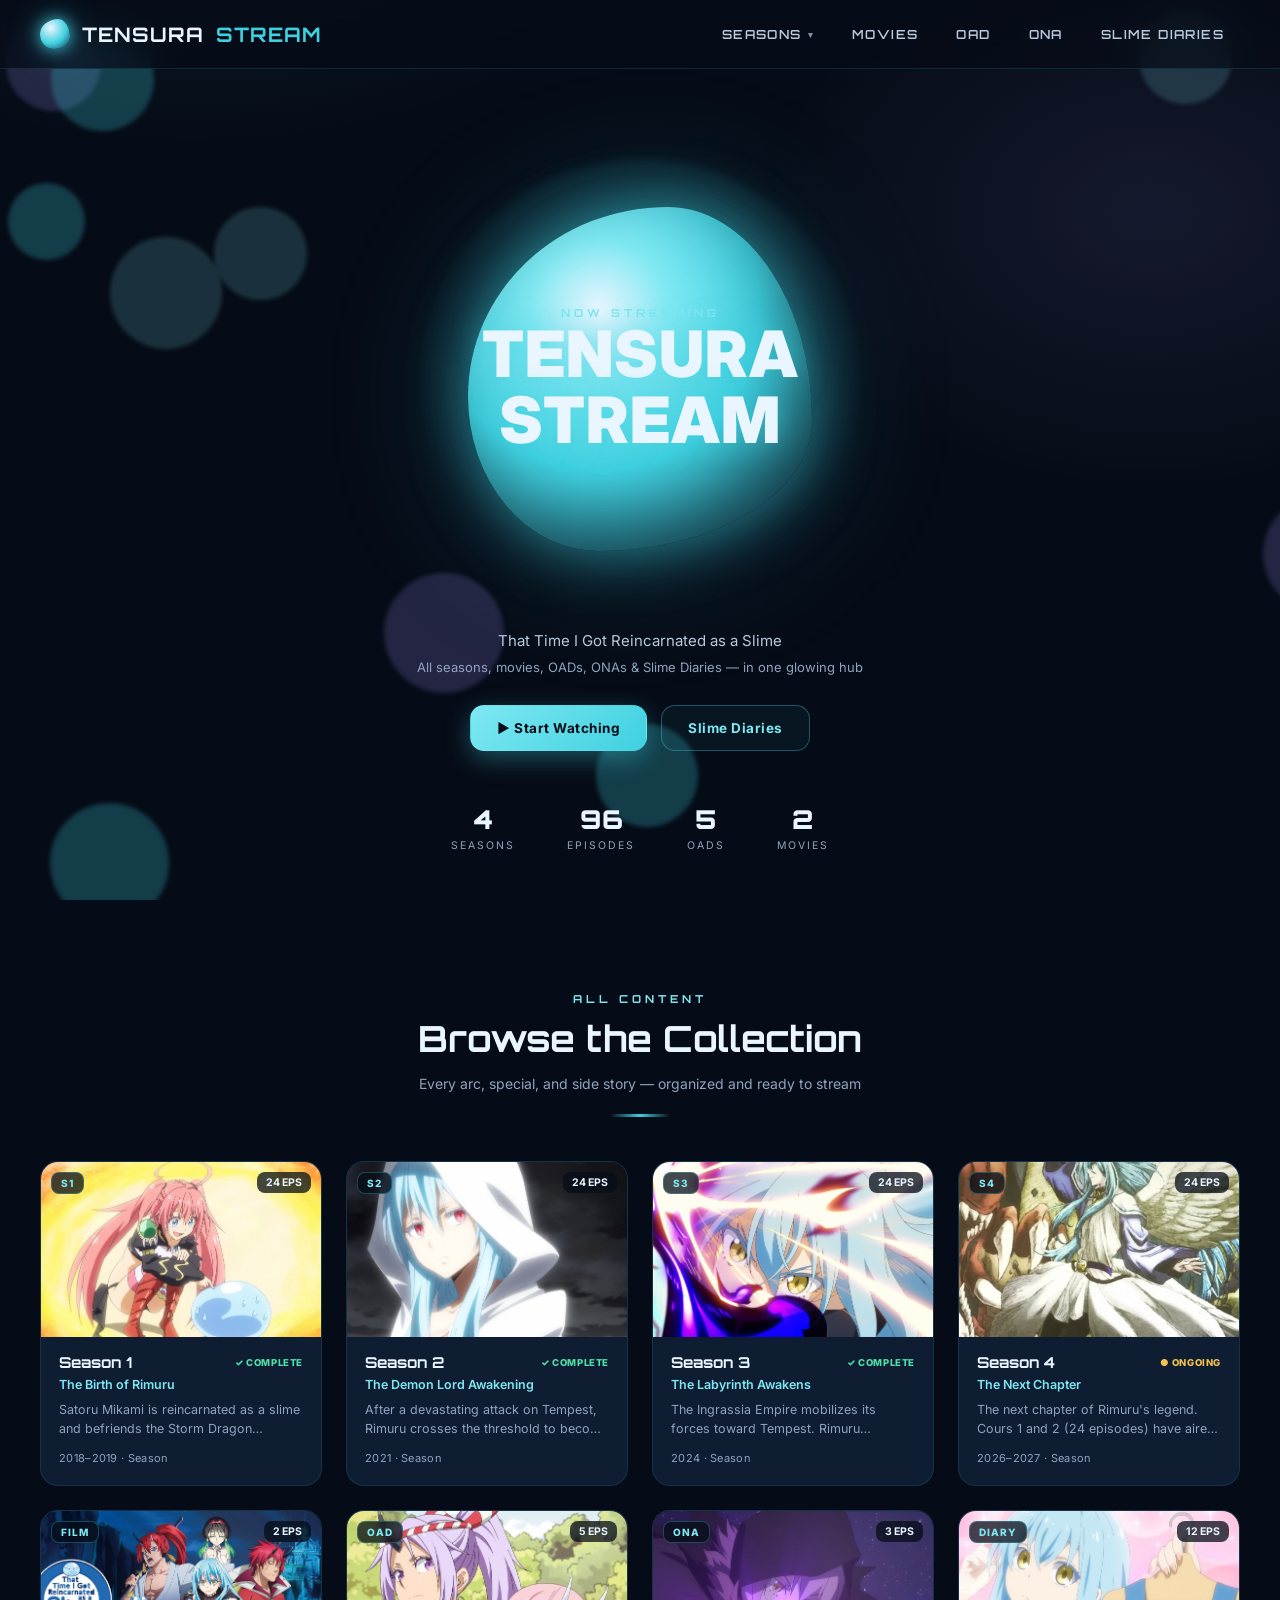
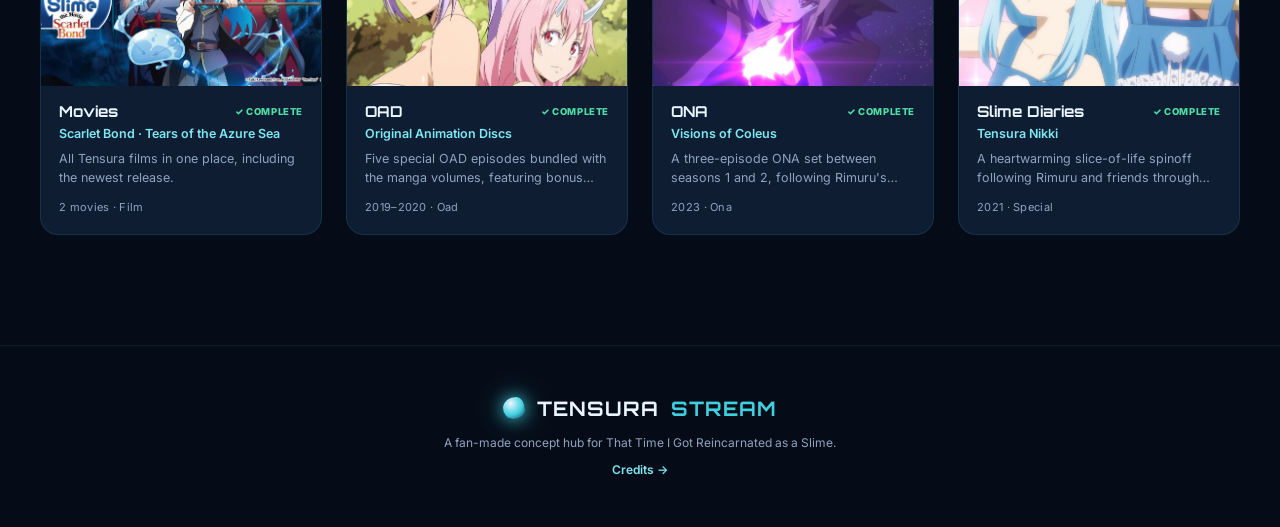
<file: index.html>
<!DOCTYPE html>
<html lang="en">
<head>
<meta charset="UTF-8">
<meta name="viewport" content="width=device-width, initial-scale=1.0, viewport-fit=cover">
<title>TENSURA STREAM</title>
<link rel="preconnect" href="https://fonts.googleapis.com">
<link href="https://fonts.googleapis.com/css2?family=Orbitron:wght@500;700;900&family=Inter:wght@400;500;600;700&display=swap" rel="stylesheet">
<link rel="stylesheet" href="styles.css">
</head>
<body>

<div class="ambient" id="ambient"></div>

<!-- NAV -->
<nav class="topnav">
  <div class="brand" onclick="goHome()"><span class="brand-orb"></span>TENSURA<span class="accent">STREAM</span></div>
  <div class="navlinks" id="navlinks">
    <div class="nav-item" id="seasonsNav">
      <span onclick="toggleDropdown('seasonsNav', event)" style="display:flex;align-items:center;gap:6px;width:100%;justify-content:space-between;">SEASONS <span class="caret">▾</span></span>
      <div class="dropdown">
        <a onclick="openSeason(1)">Season 1 <span class="dd-tag tag-complete">Complete</span></a>
        <a onclick="openSeason(2)">Season 2 <span class="dd-tag tag-complete">Complete</span></a>
        <a onclick="openSeason(3)">Season 3 <span class="dd-tag tag-complete">Complete</span></a>
        <a onclick="openSeason(4)">Season 4 <span class="dd-tag tag-ongoing">Ongoing</span></a>
        <a class="adder" onclick="goBrowse()">+ Add New Season</a>
      </div>
    </div>
    <a class="nav-item" onclick="goMovies()">MOVIES</a>
    <a class="nav-item" onclick="openSeason('oad')">OAD</a>
    <a class="nav-item" onclick="openSeason('ona')">ONA</a>
    <a class="nav-item" onclick="openSeason('diary')">SLIME DIARIES</a>
  </div>
  <button class="burger" onclick="toggleMobileNav()" aria-label="Toggle menu">☰</button>
</nav>

<!-- ================= HOME PAGE ================= -->
<div class="page active" id="page-home">
  <section class="hero">
    <div class="hero-orb-wrap">
      <div class="hero-ring"></div>
      <div class="hero-orb">
        <div class="eyebrow">NOW STREAMING</div>
        <div class="hero-title">TENSURA</div>
        <div class="hero-title accent">STREAM</div>
      </div>
    </div>
    <div class="hero-sub">That Time I Got Reincarnated as a Slime</div>
    <div class="hero-sub2">All seasons, movies, OADs, ONAs &amp; Slime Diaries — in one glowing hub</div>
    <div class="hero-ctas">
      <button class="btn btn-primary" onclick="openSeason(1)">▶ Start Watching</button>
      <button class="btn btn-ghost" onclick="goBrowse()">Slime Diaries</button>
    </div>
    <div class="hero-stats">
      <div class="stat"><div class="stat-num">4</div><div class="stat-label">SEASONS</div></div>
      <div class="stat"><div class="stat-num">96</div><div class="stat-label">EPISODES</div></div>
      <div class="stat"><div class="stat-num">5</div><div class="stat-label">OADS</div></div>
      <div class="stat"><div class="stat-num">2</div><div class="stat-label">MOVIES</div></div>
    </div>
  </section>

  <section class="section reveal">
    <div class="section-head">
      <div class="eyebrow">ALL CONTENT</div>
      <h2>Browse the Collection</h2>
      <p>Every arc, special, and side story — organized and ready to stream</p>
      <div class="divider"></div>
    </div>
    <div class="grid" id="homeGrid"></div>
  </section>

  <footer>
    <div class="brand"><span class="brand-orb" style="width:22px;height:22px;"></span>TENSURA<span class="accent">STREAM</span></div>
    A fan-made concept hub for That Time I Got Reincarnated as a Slime.
    <div style="margin-top:12px;"><a href="credits.html" style="color:var(--slime-blue-bright);font-size:12px;font-weight:600;">Credits →</a></div>
  </footer>
</div>

<!-- ================= BROWSE PAGE ================= -->
<div class="page" id="page-browse">
  <section class="section reveal" style="padding-top:40px;">
    <div class="section-head">
      <div class="eyebrow">ALL CONTENT</div>
      <h2>Browse the Collection</h2>
      <p>Every arc, special, and side story — organized and ready to stream</p>
      <div class="divider"></div>
    </div>
    <div class="grid" id="browseGrid"></div>
  </section>
  <footer>
    <div class="brand"><span class="brand-orb" style="width:22px;height:22px;"></span>TENSURA<span class="accent">STREAM</span></div>
    A fan-made concept hub for That Time I Got Reincarnated as a Slime.
    <div style="margin-top:12px;"><a href="credits.html" style="color:var(--slime-blue-bright);font-size:12px;font-weight:600;">Credits →</a></div>
  </footer>
</div>

<!-- ================= SEASON DETAIL PAGE ================= -->
<div class="page" id="page-season">
  <a class="backbtn" onclick="goBrowse()">← Back</a>
  <div class="season-head">
    <div class="season-orb"></div>
    <div class="season-info">
      <div class="season-tag" id="seasonTag">SEASON · 2018–2019</div>
      <h2 id="seasonName">Season 1</h2>
      <div class="subtitle" id="seasonSubtitle">The Birth of Rimuru</div>
      <div class="desc" id="seasonDesc">Satoru Mikami is reincarnated as a slime and befriends the Storm Dragon Veldora.</div>
    </div>
    <div class="season-status-pill" id="seasonStatusPill">COMPLETE</div>
  </div>
  <div class="toolbar">
    <div class="toolgroup">SORT
      <button class="pillbtn active" id="sortEp" onclick="setSort('ep')">Episode Order</button>
      <button class="pillbtn" id="sortDate" onclick="setSort('date')">Release Date</button>
    </div>
    <div class="toolgroup">FILTER
      <button class="pillbtn active" id="filterAll" onclick="setFilter('all')">All</button>
      <button class="pillbtn" id="filterAvail" onclick="setFilter('available')">Available</button>
      <button class="pillbtn" id="filterSoon" onclick="setFilter('soon')">Coming Soon</button>
    </div>
    <div class="count-tag" id="epCount">24 episodes</div>
  </div>
  <div class="ep-grid" id="epGrid"></div>
</div>

<!-- ================= MOVIES PAGE ================= -->
<div class="page" id="page-movies">
  <a class="backbtn" onclick="goBrowse()">← Back</a>
  <div class="season-head">
    <div class="season-orb"></div>
    <div class="season-info">
      <div class="season-tag">FILM · COLLECTION</div>
      <h2>Movies</h2>
      <div class="subtitle">All Tensura Films</div>
      <div class="desc">Every Tensura movie in one place — from Scarlet Bond to the newest release, Tears of Azure Sea.</div>
    </div>
    <div class="season-status-pill" style="color:var(--ok);border-color:var(--ok);">COMPLETE</div>
  </div>
  <div class="ep-grid" id="moviesGrid"></div>
</div>

<!-- ================= PLAYER PAGE ================= -->
<div class="page" id="page-player">
  <a class="backbtn" id="backToListBtn" onclick="goSeasonFromPlayer()">← Back</a>
  <div class="player-wrap">
    <div class="video-shell">
      <div class="video-stage">
        <!-- Real video player. It uses the normal browser controls (play,
             pause, seek, volume, fullscreen) so there's no extra code to
             wire up. It's hidden until an episode with a video is opened. -->
        <video id="mainVideo" controls playsinline style="display:none;">
          Sorry, your browser can't play this video.
        </video>
        <!-- Shown instead of the video when no video file has been added yet -->
        <div class="video-placeholder" id="videoPlaceholder">
          <div class="stage-orb"></div>
          <p>No video uploaded yet<br><span>Add one in <code>episodeMedia</code> inside script.js</span></p>
        </div>
      </div>
    </div>

    <div class="below-player">
      <div class="ep-info">
        <span class="season-tag" id="playerSeasonTag">SEASON 1 · EPISODE 01</span>
        <h2 id="playerTitle">Encounter with the Storm Dragon</h2>
        <div class="card-desc" style="-webkit-line-clamp:unset;" id="playerDesc">Satoru Mikami is reincarnated as a slime in another world and stumbles upon the sealed Storm Dragon, Veldora.</div>
        <div class="ep-actions">
          <button class="btn btn-primary">▶ Resume</button>
          <button class="btn btn-ghost">+ Watchlist</button>
        </div>
      </div>
      <div class="grimoire">
        <h3>UP NEXT · GRIMOIRE LOG</h3>
        <div id="upNextList"></div>
      </div>
    </div>
  </div>
</div>

<script src="script.js"></script>
</body>
</html>
</file>
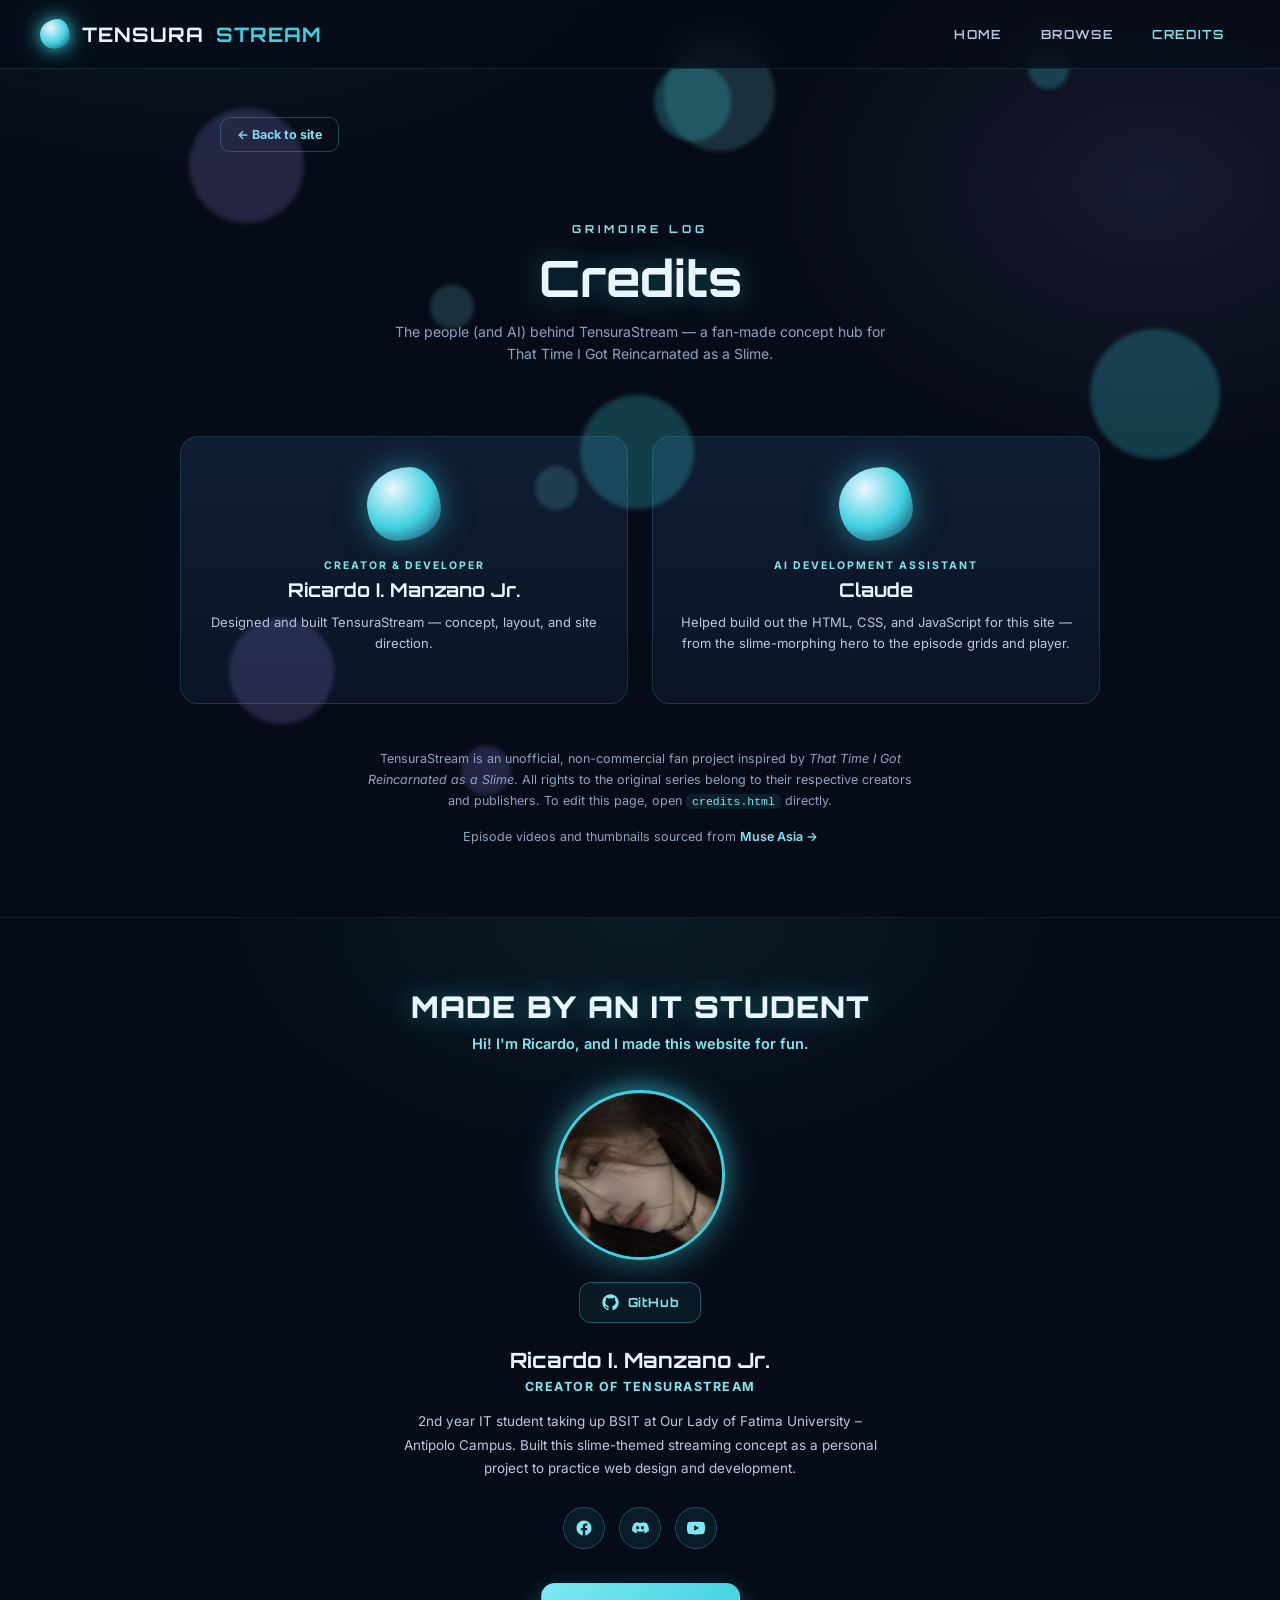
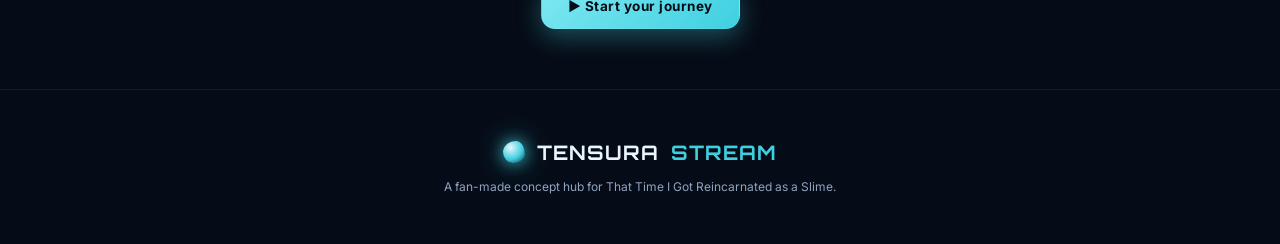
<file: credits.html>
<!DOCTYPE html>
<html lang="en">
<head>
<meta charset="UTF-8">
<meta name="viewport" content="width=device-width, initial-scale=1.0, viewport-fit=cover">
<title>Credits · TENSURA STREAM</title>
<link rel="preconnect" href="https://fonts.googleapis.com">
<link href="https://fonts.googleapis.com/css2?family=Orbitron:wght@500;700;900&family=Inter:wght@400;500;600;700&display=swap" rel="stylesheet">
<link rel="stylesheet" href="styles.css">
<style>
  /* Page-specific additions — kept here so styles.css doesn't need touching */
  .credits-hero{padding:70px 40px 30px;text-align:center;}
  .credits-hero .eyebrow{display:block;margin-bottom:10px;}
  .credits-hero h1{font-size:clamp(30px,6vw,50px);color:var(--white-glow);margin:0 0 12px;text-shadow:0 0 30px rgba(63,208,224,.4);}
  .credits-hero p{color:var(--text-dim);font-size:14px;max-width:520px;margin:0 auto;line-height:1.6;}

  .credits-grid{display:grid;grid-template-columns:1fr 1fr;gap:24px;max-width:1000px;margin:40px auto 0;padding:0 40px;}
  @media(max-width:720px){.credits-grid{grid-template-columns:1fr;padding:0 20px;}}

  .credit-card{
    background:linear-gradient(180deg, var(--midnight-2), var(--midnight-1));
    border:1px solid rgba(63,208,224,.16);border-radius:var(--radius-md);
    padding:30px 26px;text-align:center;
    transition:transform .25s ease, border-color .25s ease, box-shadow .25s ease;
  }
  .credit-card:hover{transform:translateY(-5px);border-color:rgba(63,208,224,.5);box-shadow:0 16px 40px rgba(3,10,20,.5);}
  .credit-orb{
    width:74px;height:74px;margin:0 auto 18px;border-radius:58% 42% 60% 40%/50% 58% 42% 50%;
    background:radial-gradient(circle at 35% 30%, var(--white-glow), var(--slime-blue) 55%, var(--midnight-3) 100%);
    box-shadow:0 0 30px rgba(63,208,224,.5);animation:wobble 6s ease-in-out infinite;
  }
  .credit-role{font-size:10.5px;letter-spacing:2px;color:var(--slime-blue-bright);font-weight:700;margin-bottom:6px;}
  .credit-name{font-family:'Orbitron';font-size:19px;font-weight:700;color:var(--white-glow);margin-bottom:10px;}
  .credit-desc{color:var(--text-mid);font-size:13px;line-height:1.65;margin-bottom:18px;}
  .credit-links{display:flex;gap:10px;justify-content:center;flex-wrap:wrap;}
  .credit-link{
    display:inline-flex;align-items:center;gap:7px;padding:9px 16px;border-radius:10px;
    border:1px solid rgba(63,208,224,.3);color:var(--slime-blue-bright);font-size:12px;font-weight:700;
    background:rgba(63,208,224,.05);transition:background .2s, transform .2s;
  }
  .credit-link:hover{background:rgba(63,208,224,.15);transform:translateY(-2px);}

  .credits-note{max-width:640px;margin:44px auto 0;padding:0 40px;text-align:center;color:var(--text-dim);font-size:12.5px;line-height:1.7;}
  .credits-note code{background:rgba(63,208,224,.1);color:var(--slime-blue-bright);padding:1px 6px;border-radius:5px;font-size:11.5px;}

  /* ---------- "Made by" profile section ---------- */
  .profile-section{
    margin-top:70px;padding:70px 40px 60px;text-align:center;position:relative;
    background:radial-gradient(ellipse 700px 400px at 50% 0%, rgba(63,208,224,.08), transparent 65%);
    border-top:1px solid rgba(63,208,224,.12);
  }
  .profile-eyebrow{font-family:'Orbitron';font-size:clamp(20px,3.6vw,30px);font-weight:900;letter-spacing:1px;color:var(--white-glow);text-shadow:0 0 26px rgba(63,208,224,.45);}
  .profile-tagline{margin-top:10px;color:var(--slime-blue-bright);font-size:14.5px;font-weight:600;}

  .profile-avatar-wrap{position:relative;width:170px;height:170px;margin:38px auto 0;}
  .profile-avatar-ring{position:absolute;inset:-10px;border-radius:50%;background:radial-gradient(circle at 50% 40%, rgba(63,208,224,.4), transparent 70%);filter:blur(6px);animation:wobble 6s ease-in-out infinite;}
  .profile-avatar{
    position:relative;width:100%;height:100%;border-radius:50%;overflow:hidden;
    border:3px solid var(--slime-blue);box-shadow:0 0 34px rgba(63,208,224,.55), inset 0 0 30px rgba(0,0,0,.4);
    background:radial-gradient(circle at 35% 30%, var(--white-glow), var(--slime-blue) 55%, var(--midnight-3) 100%);
    display:flex;align-items:center;justify-content:center;
  }
  /* Replace this background-image with your own photo path, e.g. images/profile.jpg */
  .profile-avatar img{width:100%;height:100%;object-fit:cover;display:none;}
  .profile-avatar .avatar-fallback{font-family:'Orbitron';font-size:13px;color:rgba(6,12,23,.55);font-weight:700;letter-spacing:1px;padding:0 14px;text-align:center;}

  .profile-name{margin-top:24px;font-family:'Orbitron';font-size:21px;font-weight:700;color:var(--white-glow);}
  .profile-role{margin-top:6px;color:var(--slime-blue-bright);font-size:12.5px;font-weight:700;letter-spacing:1.5px;}
  .profile-desc{max-width:480px;margin:16px auto 0;color:var(--text-mid);font-size:13.5px;line-height:1.75;}

  .profile-socials{display:flex;gap:14px;justify-content:center;margin-top:26px;}
  .social-btn{
    width:42px;height:42px;border-radius:50%;display:flex;align-items:center;justify-content:center;
    background:rgba(63,208,224,.08);border:1px solid rgba(63,208,224,.3);color:var(--slime-blue-bright);
    transition:background .2s, transform .2s, box-shadow .2s;
  }
  .social-btn:hover{background:rgba(63,208,224,.2);box-shadow:0 0 18px rgba(63,208,224,.45);transform:translateY(-3px);}
  .social-btn svg{width:18px;height:18px;fill:currentColor;}

  .profile-cta{margin-top:34px;}

  .profile-github-btn{
    margin-top:22px;display:inline-flex;align-items:center;gap:9px;
    padding:11px 22px;border-radius:12px;border:1px solid rgba(63,208,224,.35);
    background:rgba(63,208,224,.07);color:var(--slime-blue-bright);
    font-family:'Orbitron';font-size:12.5px;font-weight:700;letter-spacing:.8px;
    transition:background .2s, transform .2s, box-shadow .2s;
  }
  .profile-github-btn:hover{background:rgba(63,208,224,.18);box-shadow:0 0 20px rgba(63,208,224,.4);transform:translateY(-2px);}
  .profile-github-btn svg{width:17px;height:17px;fill:currentColor;}

  .backbtn-row{padding:22px 40px 0;max-width:1000px;margin:0 auto;}
  @media(max-width:720px){.backbtn-row{padding:18px 20px 0;}}
</style>
</head>
<body>

<div class="ambient" id="ambient"></div>

<!-- NAV -->
<nav class="topnav">
  <a class="brand" href="index.html"><span class="brand-orb"></span>TENSURA<span class="accent">STREAM</span></a>
  <div class="navlinks" id="navlinks">
    <a class="nav-item" href="index.html">HOME</a>
    <a class="nav-item" href="index.html">BROWSE</a>
    <a class="nav-item" href="credits.html" style="color:var(--slime-blue-bright);">CREDITS</a>
  </div>
  <button class="burger" onclick="document.getElementById('navlinks').classList.toggle('open')" aria-label="Toggle menu">☰</button>
</nav>

<div class="backbtn-row">
  <a class="backbtn" href="index.html">← Back to site</a>
</div>

<section class="credits-hero">
  <span class="eyebrow">GRIMOIRE LOG</span>
  <h1>Credits</h1>
  <p>The people (and AI) behind TensuraStream — a fan-made concept hub for That Time I Got Reincarnated as a Slime.</p>
</section>

<div class="credits-grid">
  <div class="credit-card">
    <div class="credit-orb"></div>
    <div class="credit-role">CREATOR &amp; DEVELOPER</div>
    <div class="credit-name">Ricardo I. Manzano Jr.</div>
    <div class="credit-desc">Designed and built TensuraStream — concept, layout, and site direction.</div>
  </div>

  <div class="credit-card">
    <div class="credit-orb"></div>
    <div class="credit-role">AI DEVELOPMENT ASSISTANT</div>
    <div class="credit-name">Claude</div>
    <div class="credit-desc">Helped build out the HTML, CSS, and JavaScript for this site — from the slime-morphing hero to the episode grids and player.</div>
  </div>
</div>

<p class="credits-note">
  TensuraStream is an unofficial, non-commercial fan project inspired by
  <em>That Time I Got Reincarnated as a Slime</em>. All rights to the original
  series belong to their respective creators and publishers. To edit this
  page, open <code>credits.html</code> directly.
</p>

<p class="credits-note" style="margin-top:14px;">
  Episode videos and thumbnails sourced from
  <a href="muse-asia.html" style="color:var(--slime-blue-bright);font-weight:600;">Muse Asia →</a>
</p>

<!-- ================= "MADE BY" PROFILE SECTION ================= -->
<section class="profile-section">
  <div class="profile-eyebrow">MADE BY AN IT STUDENT</div>
  <div class="profile-tagline">Hi! I'm Ricardo, and I made this website for fun.</div>

  <div class="profile-avatar-wrap">
    <div class="profile-avatar-ring"></div>
    <div class="profile-avatar">
      <!-- To add your own photo: put it in the "images" folder, then
           change src below to your file, e.g. images/profile.jpg,
           and set style="display:block" -->
      <img src="images/profile.jpg" alt="Ricardo I. Manzano Jr." onload="this.style.display='block'; this.nextElementSibling.style.display='none';" onerror="this.style.display='none'; this.nextElementSibling.style.display='flex';">
      <div class="avatar-fallback">ADD YOUR PHOTO<br>images/profile.jpg</div>
    </div>
  </div>

  <a class="profile-github-btn" href="https://github.com/Lucy2007-bsit" target="_blank" rel="noopener">
    <svg viewBox="0 0 24 24"><path d="M12 .5C5.65.5.5 5.65.5 12c0 5.09 3.29 9.4 7.86 10.93.57.1.78-.25.78-.55v-2.16c-3.2.7-3.87-1.36-3.87-1.36-.53-1.33-1.29-1.69-1.29-1.69-1.05-.72.08-.7.08-.7 1.16.08 1.77 1.19 1.77 1.19 1.03 1.76 2.7 1.25 3.36.96.1-.75.4-1.25.73-1.54-2.55-.29-5.24-1.28-5.24-5.68 0-1.25.45-2.28 1.19-3.08-.12-.29-.52-1.46.11-3.05 0 0 .97-.31 3.18 1.18a11 11 0 0 1 5.79 0c2.2-1.49 3.17-1.18 3.17-1.18.64 1.59.24 2.76.12 3.05.74.8 1.18 1.83 1.18 3.08 0 4.41-2.69 5.38-5.25 5.67.41.36.78 1.07.78 2.16v3.2c0 .3.2.66.79.55A11.5 11.5 0 0 0 23.5 12C23.5 5.65 18.35.5 12 .5z"/></svg>
    GitHub
  </a>

  <div class="profile-name">Ricardo I. Manzano Jr.</div>
  <div class="profile-role">CREATOR OF TENSURASTREAM</div>
  <p class="profile-desc">
    2nd year IT student taking up BSIT at Our Lady of Fatima University –
    Antipolo Campus. Built this slime-themed streaming concept as a personal
    project to practice web design and development.
  </p>

  <div class="profile-socials">
    <!-- Replace the # in each href with your actual profile link -->
    <a class="social-btn" href="#" target="_blank" rel="noopener" aria-label="Facebook">
      <svg viewBox="0 0 24 24"><path d="M22 12.06C22 6.5 17.52 2 12 2S2 6.5 2 12.06C2 17.08 5.66 21.23 10.44 22v-7.03H7.9v-2.91h2.54V9.85c0-2.5 1.49-3.89 3.77-3.89 1.09 0 2.24.2 2.24.2v2.46h-1.26c-1.24 0-1.63.77-1.63 1.56v1.88h2.78l-.44 2.91h-2.34V22C18.34 21.23 22 17.08 22 12.06z"/></svg>
    </a>
    <a class="social-btn" href="#" target="_blank" rel="noopener" aria-label="Discord">
      <svg viewBox="0 0 24 24"><path d="M20.32 5.37a18.5 18.5 0 0 0-4.6-1.43.07.07 0 0 0-.08.03c-.2.36-.42.83-.57 1.2a17.1 17.1 0 0 0-5.14 0 8.6 8.6 0 0 0-.58-1.2.07.07 0 0 0-.08-.03c-1.6.28-3.14.76-4.6 1.43a.07.07 0 0 0-.03.03C1.9 9.05 1.2 12.6 1.55 16.1a.08.08 0 0 0 .03.05 18.6 18.6 0 0 0 5.6 2.8.07.07 0 0 0 .08-.03c.43-.6.82-1.22 1.15-1.88a.07.07 0 0 0-.04-.1 12.3 12.3 0 0 1-1.75-.83.07.07 0 0 1-.01-.12c.12-.09.23-.18.35-.27a.07.07 0 0 1 .07-.01c3.68 1.68 7.66 1.68 11.3 0a.07.07 0 0 1 .07.01c.12.09.23.18.35.27a.07.07 0 0 1-.01.12c-.56.33-1.14.6-1.75.83a.07.07 0 0 0-.04.1c.34.66.73 1.28 1.15 1.87a.07.07 0 0 0 .08.03 18.5 18.5 0 0 0 5.6-2.8.07.07 0 0 0 .03-.05c.42-4.03-.7-7.56-2.96-10.7a.06.06 0 0 0-.03-.03zM8.68 13.98c-1.1 0-2-1.02-2-2.27 0-1.24.88-2.26 2-2.26 1.13 0 2.02 1.03 2 2.26 0 1.25-.87 2.27-2 2.27zm6.65 0c-1.1 0-2-1.02-2-2.27 0-1.24.88-2.26 2-2.26 1.13 0 2.02 1.03 2 2.26 0 1.25-.87 2.27-2 2.27z"/></svg>
    </a>
    <a class="social-btn" href="#" target="_blank" rel="noopener" aria-label="YouTube">
      <svg viewBox="0 0 24 24"><path d="M23.5 6.19a3.02 3.02 0 0 0-2.12-2.14C19.51 3.5 12 3.5 12 3.5s-7.51 0-9.38.55A3.02 3.02 0 0 0 .5 6.19 31.6 31.6 0 0 0 0 12a31.6 31.6 0 0 0 .5 5.81 3.02 3.02 0 0 0 2.12 2.14C4.49 20.5 12 20.5 12 20.5s7.51 0 9.38-.55a3.02 3.02 0 0 0 2.12-2.14A31.6 31.6 0 0 0 24 12a31.6 31.6 0 0 0-.5-5.81zM9.6 15.6V8.4l6.4 3.6-6.4 3.6z"/></svg>
    </a>
  </div>

  <div class="profile-cta">
    <a class="btn btn-primary" href="index.html">▶ Start your journey</a>
  </div>
</section>

<footer style="margin-top:0;">
  <div class="brand" style="justify-content:center;"><span class="brand-orb" style="width:22px;height:22px;"></span>TENSURA<span class="accent">STREAM</span></div>
  A fan-made concept hub for That Time I Got Reincarnated as a Slime.
</footer>

<script>
  // Same ambient slime motes as the rest of the site, kept local to this page
  (function(){
    const wrap = document.getElementById('ambient');
    if(!wrap) return;
    const colors = ['rgba(63,208,224,.5)','rgba(156,140,240,.4)','rgba(126,232,242,.35)'];
    const count = window.innerWidth < 600 ? 6 : 10;
    for(let i=0;i<count;i++){
      const d = document.createElement('div');
      const size = 40 + Math.random()*90;
      d.className='mote';
      d.style.width=size+'px'; d.style.height=size+'px';
      d.style.left = Math.random()*100+'%';
      d.style.top = Math.random()*100+'%';
      d.style.background = colors[i%colors.length];
      d.style.animationDuration = (10+Math.random()*10)+'s';
      d.style.animationDelay = (Math.random()*6)+'s';
      wrap.appendChild(d);
    }
  })();
</script>
</body>
</html>
</file>
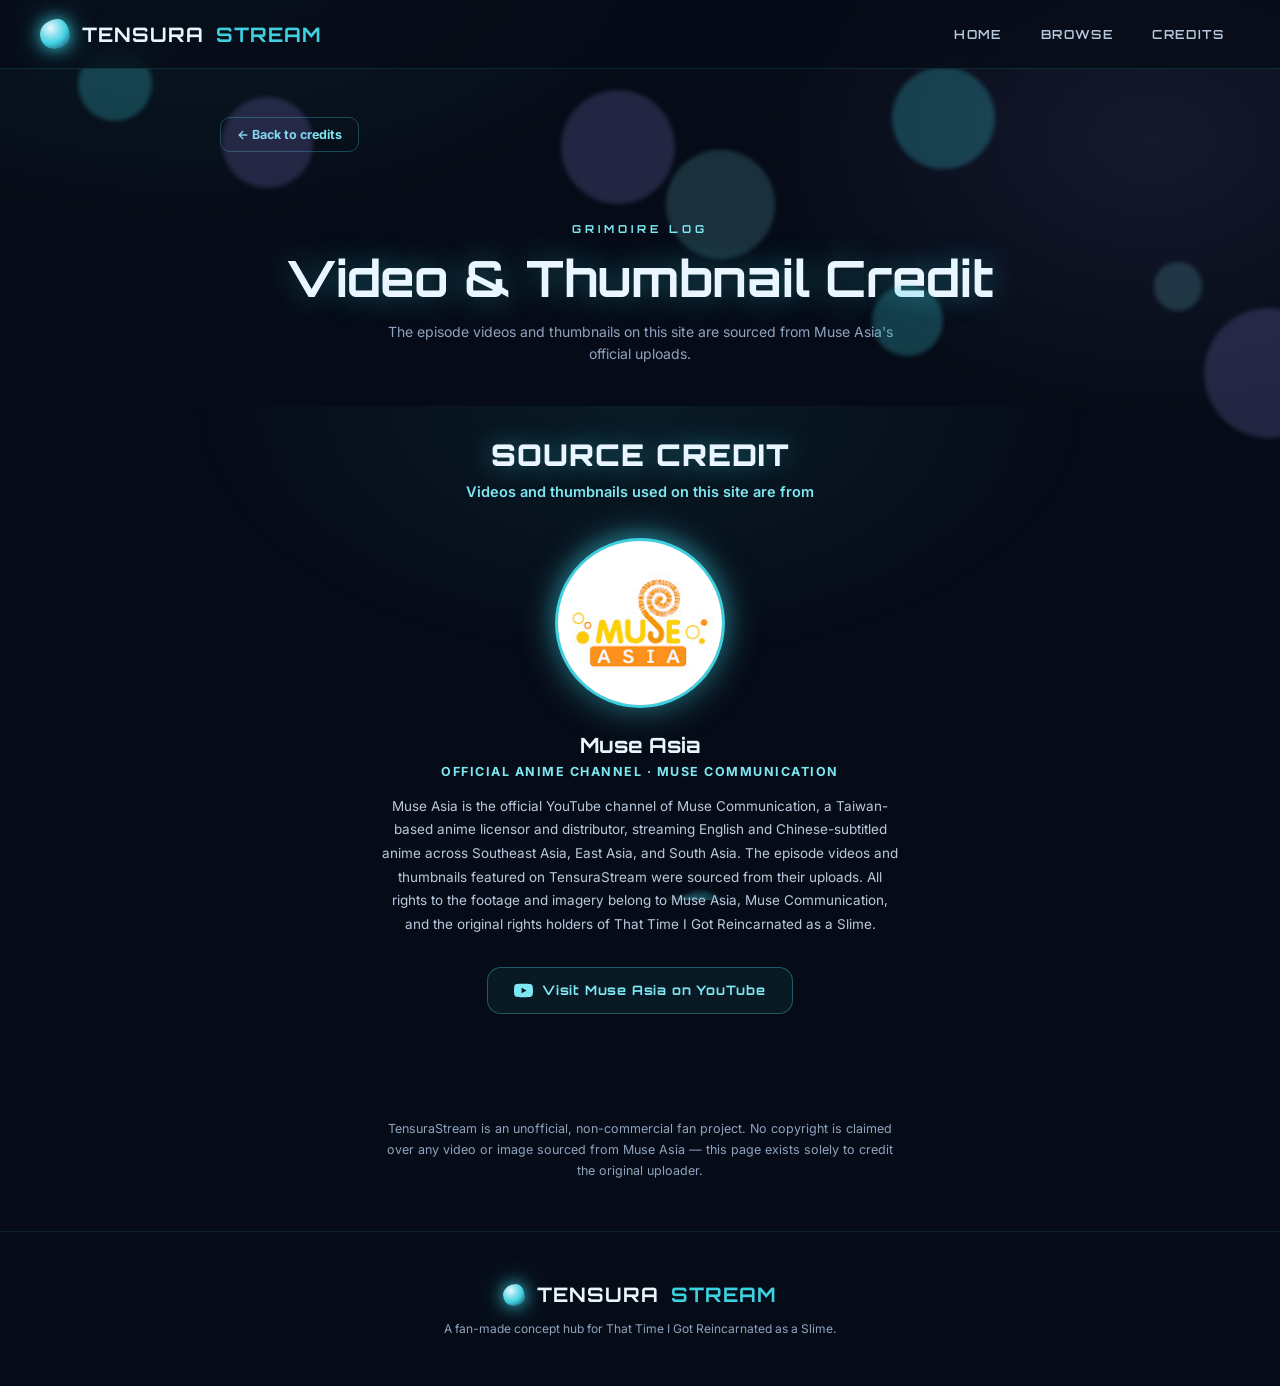
<file: muse-asia.html>
<!DOCTYPE html>
<html lang="en">
<head>
<meta charset="UTF-8">
<meta name="viewport" content="width=device-width, initial-scale=1.0, viewport-fit=cover">
<title>Muse Asia Credit · TENSURA STREAM</title>
<link rel="preconnect" href="https://fonts.googleapis.com">
<link href="https://fonts.googleapis.com/css2?family=Orbitron:wght@500;700;900&family=Inter:wght@400;500;600;700&display=swap" rel="stylesheet">
<link rel="stylesheet" href="styles.css">
<style>
  /* Page-specific additions — kept here so styles.css doesn't need touching */
  .credits-hero{padding:70px 40px 30px;text-align:center;}
  .credits-hero .eyebrow{display:block;margin-bottom:10px;}
  .credits-hero h1{font-size:clamp(30px,6vw,50px);color:var(--white-glow);margin:0 0 12px;text-shadow:0 0 30px rgba(63,208,224,.4);}
  .credits-hero p{color:var(--text-dim);font-size:14px;max-width:520px;margin:0 auto;line-height:1.6;}

  .backbtn-row{padding:22px 40px 0;max-width:1000px;margin:0 auto;}
  @media(max-width:720px){.backbtn-row{padding:18px 20px 0;}}

  /* ---------- Muse Asia profile section ---------- */
  .profile-section{
    margin-top:10px;padding:30px 40px 60px;text-align:center;position:relative;
    background:radial-gradient(ellipse 700px 400px at 50% 0%, rgba(63,208,224,.08), transparent 65%);
  }
  .profile-eyebrow{font-family:'Orbitron';font-size:clamp(20px,3.6vw,30px);font-weight:900;letter-spacing:1px;color:var(--white-glow);text-shadow:0 0 26px rgba(63,208,224,.45);}
  .profile-tagline{margin-top:10px;color:var(--slime-blue-bright);font-size:14.5px;font-weight:600;}

  .profile-avatar-wrap{position:relative;width:170px;height:170px;margin:38px auto 0;}
  .profile-avatar-ring{position:absolute;inset:-10px;border-radius:50%;background:radial-gradient(circle at 50% 40%, rgba(63,208,224,.4), transparent 70%);filter:blur(6px);animation:wobble 6s ease-in-out infinite;}
  .profile-avatar{
    position:relative;width:100%;height:100%;border-radius:50%;overflow:hidden;
    border:3px solid var(--slime-blue);box-shadow:0 0 34px rgba(63,208,224,.55), inset 0 0 30px rgba(0,0,0,.4);
    background:radial-gradient(circle at 35% 30%, var(--white-glow), var(--slime-blue) 55%, var(--midnight-3) 100%);
    display:flex;align-items:center;justify-content:center;
  }
  /* To use the real Muse Asia logo: put an image in the "images" folder
     (e.g. images/muse-asia-logo.jpg) and change the src below. */
  .profile-avatar img{width:100%;height:100%;object-fit:cover;display:none;}
  .profile-avatar .avatar-fallback{font-family:'Orbitron';font-size:13px;color:rgba(6,12,23,.55);font-weight:700;letter-spacing:1px;padding:0 14px;text-align:center;}

  .profile-name{margin-top:24px;font-family:'Orbitron';font-size:21px;font-weight:700;color:var(--white-glow);}
  .profile-role{margin-top:6px;color:var(--slime-blue-bright);font-size:12.5px;font-weight:700;letter-spacing:1.5px;}
  .profile-desc{max-width:520px;margin:16px auto 0;color:var(--text-mid);font-size:13.5px;line-height:1.75;}

  .profile-channel-btn{
    margin-top:30px;display:inline-flex;align-items:center;gap:9px;
    padding:13px 26px;border-radius:14px;border:1px solid rgba(63,208,224,.35);
    background:rgba(63,208,224,.07);color:var(--slime-blue-bright);
    font-family:'Orbitron';font-size:13px;font-weight:700;letter-spacing:.8px;
    transition:background .2s, transform .2s, box-shadow .2s;
  }
  .profile-channel-btn:hover{background:rgba(63,208,224,.18);box-shadow:0 0 22px rgba(63,208,224,.45);transform:translateY(-2px);}
  .profile-channel-btn svg{width:19px;height:19px;fill:currentColor;}

  .credits-note{max-width:600px;margin:44px auto 0;padding:0 40px;text-align:center;color:var(--text-dim);font-size:12.5px;line-height:1.7;}
</style>
</head>
<body>

<div class="ambient" id="ambient"></div>

<!-- NAV -->
<nav class="topnav">
  <a class="brand" href="index.html"><span class="brand-orb"></span>TENSURA<span class="accent">STREAM</span></a>
  <div class="navlinks" id="navlinks">
    <a class="nav-item" href="index.html">HOME</a>
    <a class="nav-item" href="index.html">BROWSE</a>
    <a class="nav-item" href="credits.html">CREDITS</a>
  </div>
  <button class="burger" onclick="document.getElementById('navlinks').classList.toggle('open')" aria-label="Toggle menu">☰</button>
</nav>

<div class="backbtn-row">
  <a class="backbtn" href="credits.html">← Back to credits</a>
</div>

<section class="credits-hero">
  <span class="eyebrow">GRIMOIRE LOG</span>
  <h1>Video &amp; Thumbnail Credit</h1>
  <p>The episode videos and thumbnails on this site are sourced from Muse Asia's official uploads.</p>
</section>

<section class="profile-section">
  <div class="profile-eyebrow">SOURCE CREDIT</div>
  <div class="profile-tagline">Videos and thumbnails used on this site are from</div>

  <div class="profile-avatar-wrap">
    <div class="profile-avatar-ring"></div>
    <div class="profile-avatar">
      <!-- To add the real Muse Asia logo: put it in the "images" folder,
           then change src below, e.g. images/muse-asia-logo.jpg -->
      <img src="images/muse-asia-logo.jpg" alt="Muse Asia" onload="this.style.display='block'; this.nextElementSibling.style.display='none';" onerror="this.style.display='none'; this.nextElementSibling.style.display='flex';">
      <div class="avatar-fallback">ADD LOGO<br>images/muse-asia-logo.jpg</div>
    </div>
  </div>

  <div class="profile-name">Muse Asia</div>
  <div class="profile-role">OFFICIAL ANIME CHANNEL · MUSE COMMUNICATION</div>
  <p class="profile-desc">
    Muse Asia is the official YouTube channel of Muse Communication, a Taiwan-based
    anime licensor and distributor, streaming English and Chinese-subtitled anime
    across Southeast Asia, East Asia, and South Asia. The episode videos and
    thumbnails featured on TensuraStream were sourced from their uploads.
    All rights to the footage and imagery belong to Muse Asia, Muse Communication,
    and the original rights holders of That Time I Got Reincarnated as a Slime.
  </p>

  <a class="profile-channel-btn" href="https://youtube.com/@museasia?si=ha1gozPbdDklHXAz" target="_blank" rel="noopener">
    <svg viewBox="0 0 24 24"><path d="M23.5 6.19a3.02 3.02 0 0 0-2.12-2.14C19.51 3.5 12 3.5 12 3.5s-7.51 0-9.38.55A3.02 3.02 0 0 0 .5 6.19 31.6 31.6 0 0 0 0 12a31.6 31.6 0 0 0 .5 5.81 3.02 3.02 0 0 0 2.12 2.14C4.49 20.5 12 20.5 12 20.5s7.51 0 9.38-.55a3.02 3.02 0 0 0 2.12-2.14A31.6 31.6 0 0 0 24 12a31.6 31.6 0 0 0-.5-5.81zM9.6 15.6V8.4l6.4 3.6-6.4 3.6z"/></svg>
    Visit Muse Asia on YouTube
  </a>
</section>

<p class="credits-note">
  TensuraStream is an unofficial, non-commercial fan project. No copyright is
  claimed over any video or image sourced from Muse Asia — this page exists
  solely to credit the original uploader.
</p>

<footer style="margin-top:50px;">
  <div class="brand" style="justify-content:center;"><span class="brand-orb" style="width:22px;height:22px;"></span>TENSURA<span class="accent">STREAM</span></div>
  A fan-made concept hub for That Time I Got Reincarnated as a Slime.
</footer>

<script>
  (function(){
    const wrap = document.getElementById('ambient');
    if(!wrap) return;
    const colors = ['rgba(63,208,224,.5)','rgba(156,140,240,.4)','rgba(126,232,242,.35)'];
    const count = window.innerWidth < 600 ? 6 : 10;
    for(let i=0;i<count;i++){
      const d = document.createElement('div');
      const size = 40 + Math.random()*90;
      d.className='mote';
      d.style.width=size+'px'; d.style.height=size+'px';
      d.style.left = Math.random()*100+'%';
      d.style.top = Math.random()*100+'%';
      d.style.background = colors[i%colors.length];
      d.style.animationDuration = (10+Math.random()*10)+'s';
      d.style.animationDelay = (Math.random()*6)+'s';
      wrap.appendChild(d);
    }
  })();
</script>
</body>
</html>
</file>
<file: styles.css>
:root{
  --midnight-0:#060c17;
  --midnight-1:#0a1424;
  --midnight-2:#0f1d33;
  --midnight-3:#152743;
  --slime-blue:#3fd0e0;
  --slime-blue-bright:#7ee8f2;
  --lavender:#9c8cf0;
  --lavender-soft:#c3b8f7;
  --white-glow:#eaf6ff;
  --text-dim:#8fa3bf;
  --text-mid:#b9c9de;
  --ok:#4fe0a8;
  --amber:#f2c14e;
  --grimoire:#0d1626;
  --radius-lg:28px;
  --radius-md:18px;
  --radius-sm:12px;
}
*{box-sizing:border-box;}
html,body{margin:0;padding:0;}
body{
  background:
    radial-gradient(ellipse 900px 600px at 15% -10%, rgba(63,208,224,0.10), transparent 60%),
    radial-gradient(ellipse 700px 500px at 90% 10%, rgba(156,140,240,0.10), transparent 55%),
    var(--midnight-0);
  color:var(--text-mid);
  font-family:'Inter',sans-serif;
  min-height:100vh;
  min-height:100dvh;
  overflow-x:hidden;
  position:relative;
  -webkit-text-size-adjust:100%;
}
img,svg{max-width:100%;display:block;}
/* ambient floating slime motes */
.ambient{position:fixed;inset:0;pointer-events:none;z-index:0;overflow:hidden;}
.mote{position:absolute;border-radius:50%;filter:blur(2px);opacity:.5;animation:float 14s ease-in-out infinite;}
@keyframes float{
  0%,100%{transform:translateY(0) translateX(0);}
  50%{transform:translateY(-30px) translateX(14px);}
}
h1,h2,h3,h4,.brand,.nav-item,.eyebrow,.stat-num{font-family:'Orbitron',sans-serif;}
a{color:inherit;text-decoration:none;}
button{font-family:inherit;cursor:pointer;}
::selection{background:var(--slime-blue);color:var(--midnight-0);}

/* ---------- NAV ---------- */
.topnav{
  position:sticky;top:0;z-index:50;
  display:flex;align-items:center;justify-content:space-between;
  padding:16px 40px;
  background:rgba(6,12,23,0.72);
  backdrop-filter:blur(16px);
  border-bottom:1px solid rgba(63,208,224,0.14);
}
.brand{display:flex;align-items:center;gap:12px;font-weight:700;font-size:20px;letter-spacing:1px;color:var(--white-glow);cursor:pointer;}
.brand-orb{
  width:30px;height:30px;border-radius:60% 40% 55% 45%/50% 60% 40% 50%;
  background:radial-gradient(circle at 35% 30%, var(--white-glow), var(--slime-blue) 55%, var(--midnight-3) 100%);
  box-shadow:0 0 16px rgba(63,208,224,.9), 0 0 34px rgba(63,208,224,.4);
  animation:wobble 5s ease-in-out infinite;
  flex-shrink:0;
}
@keyframes wobble{
  0%,100%{border-radius:60% 40% 55% 45%/50% 60% 40% 50%;}
  50%{border-radius:45% 55% 40% 60%/55% 45% 60% 40%;}
}
.brand .accent{color:var(--slime-blue);}
.navlinks{display:flex;align-items:center;gap:6px;}
.nav-item{
  position:relative;padding:10px 16px;font-size:12.5px;letter-spacing:1.4px;
  color:var(--text-mid);font-weight:600;border-radius:10px;
  display:flex;align-items:center;gap:6px;
  transition:color .2s, background .2s;
}
.nav-item:hover{color:var(--white-glow);background:rgba(63,208,224,.08);}
.caret{font-size:9px;transition:transform .2s;opacity:.7;}
.nav-item.open .caret{transform:rotate(180deg);}
.dropdown{
  position:absolute;top:calc(100% + 10px);left:0;min-width:220px;
  background:var(--midnight-2);border:1px solid rgba(63,208,224,.2);
  border-radius:14px;padding:8px;
  box-shadow:0 20px 50px rgba(0,0,0,.5), 0 0 24px rgba(63,208,224,.08);
  opacity:0;visibility:hidden;transform:translateY(-8px);
  transition:all .18s ease;
  z-index:70;
}
.nav-item.open .dropdown{opacity:1;visibility:visible;transform:translateY(0);}
.dropdown a{
  display:flex;align-items:center;justify-content:space-between;
  padding:10px 12px;border-radius:9px;font-size:13px;font-family:'Inter';font-weight:500;
  color:var(--text-mid);
}
.dropdown a:hover{background:rgba(63,208,224,.1);color:var(--white-glow);}
.dd-tag{font-size:9px;padding:2px 7px;border-radius:20px;font-family:'Inter';font-weight:700;letter-spacing:.5px;}
.tag-complete{background:rgba(79,224,168,.15);color:var(--ok);}
.tag-ongoing{background:rgba(242,193,78,.15);color:var(--amber);}
.tag-soon{background:rgba(156,140,240,.15);color:var(--lavender-soft);}
.dropdown .adder{color:var(--slime-blue);border-top:1px dashed rgba(63,208,224,.2);margin-top:4px;padding-top:12px;font-size:12.5px;}
.burger{display:none;background:none;border:1px solid rgba(63,208,224,.3);border-radius:10px;width:42px;height:38px;align-items:center;justify-content:center;color:var(--slime-blue);font-size:18px;flex-shrink:0;}

/* ---------- HERO ---------- */
.hero{
  position:relative;padding:90px 40px 70px;text-align:center;
  display:flex;flex-direction:column;align-items:center;overflow:hidden;
}
.hero-orb-wrap{position:relative;width:440px;height:440px;max-width:86vw;max-height:86vw;display:flex;align-items:center;justify-content:center;margin-bottom:8px;}
.hero-ring{
  position:absolute;inset:0;border-radius:50%;
  background:radial-gradient(circle at 50% 40%, rgba(63,208,224,.35), rgba(63,208,224,.05) 55%, transparent 72%);
  filter:blur(4px);
}
.hero-orb{
  position:relative;width:78%;height:78%;
  border-radius:58% 42% 62% 38% / 55% 62% 38% 45%;
  background:radial-gradient(circle at 38% 30%, var(--white-glow) 0%, var(--slime-blue-bright) 22%, var(--slime-blue) 50%, #1a4a5a 85%);
  box-shadow:0 0 60px rgba(63,208,224,.55), 0 0 140px rgba(63,208,224,.25), inset -20px -20px 60px rgba(0,0,0,.25);
  animation:orbmorph 8s ease-in-out infinite;
  display:flex;flex-direction:column;align-items:center;justify-content:center;gap:2px;
  padding:0 10px;
}
@keyframes orbmorph{
  0%,100%{border-radius:58% 42% 62% 38% / 55% 62% 38% 45%;}
  33%{border-radius:45% 55% 48% 52% / 62% 42% 58% 38%;}
  66%{border-radius:62% 38% 45% 55% / 40% 58% 42% 60%;}
}
.eyebrow{font-size:11px;letter-spacing:4px;color:var(--slime-blue-bright);font-weight:700;}
.hero-title{font-size:clamp(30px,7vw,64px);font-weight:900;color:var(--white-glow);line-height:1;letter-spacing:1px;text-shadow:0 0 30px rgba(63,208,224,.5);}
.hero-title .accent{color:var(--midnight-0);-webkit-text-stroke:1.5px var(--white-glow);}
.hero-sub{margin-top:22px;font-size:15px;color:var(--text-mid);max-width:480px;line-height:1.6;padding:0 10px;}
.hero-sub2{margin-top:6px;font-size:13px;color:var(--text-dim);padding:0 10px;}
.hero-ctas{display:flex;gap:14px;margin-top:30px;flex-wrap:wrap;justify-content:center;padding:0 10px;}
.btn{
  padding:14px 26px;border-radius:14px;font-weight:700;font-size:13.5px;
  letter-spacing:.5px;border:1px solid transparent;display:inline-flex;align-items:center;gap:8px;
  transition:transform .18s, box-shadow .18s, background .18s;
  white-space:nowrap;
}
.btn:active{transform:scale(.97);}
.btn-primary{background:linear-gradient(135deg,var(--slime-blue-bright),var(--slime-blue));color:var(--midnight-0);box-shadow:0 8px 24px rgba(63,208,224,.35);}
.btn-primary:hover{box-shadow:0 10px 34px rgba(63,208,224,.55);transform:translateY(-2px);}
.btn-ghost{background:rgba(63,208,224,.05);border-color:rgba(63,208,224,.35);color:var(--slime-blue-bright);}
.btn-ghost:hover{background:rgba(63,208,224,.14);transform:translateY(-2px);}
.hero-stats{display:flex;gap:52px;margin-top:52px;flex-wrap:wrap;justify-content:center;padding:0 20px;}
.stat{text-align:center;}
.stat-num{font-size:26px;font-weight:900;color:var(--white-glow);}
.stat-label{font-size:10.5px;letter-spacing:2px;color:var(--text-dim);margin-top:4px;}

/* ---------- SECTION SCAFFOLDING ---------- */
.section{padding:70px 40px;max-width:1400px;margin:0 auto;}
.section-head{text-align:center;margin-bottom:44px;}
.section-head h2{font-size:clamp(24px,4vw,36px);color:var(--white-glow);font-weight:700;margin:10px 0 12px;}
.section-head p{color:var(--text-dim);font-size:14px;padding:0 10px;}
.divider{width:60px;height:3px;margin:22px auto 0;background:linear-gradient(90deg,transparent,var(--slime-blue),transparent);border-radius:4px;}

/* reveal on scroll */
.reveal{opacity:0;transform:translateY(26px) scale(.98);transition:opacity .6s ease, transform .6s ease;}
.reveal.in{opacity:1;transform:translateY(0) scale(1);}
@media (prefers-reduced-motion: reduce){
  .reveal{opacity:1;transform:none;transition:none;}
  .brand-orb,.hero-orb,.season-orb,.stage-orb{animation:none;}
  .mote{animation:none;}
}

/* ---------- CARD GRID (browse) ---------- */
.grid{display:grid;grid-template-columns:repeat(4,1fr);gap:24px;}
@media(max-width:1100px){.grid{grid-template-columns:repeat(2,1fr);}}
@media(max-width:560px){.grid{grid-template-columns:1fr;gap:18px;}}
.card{
  position:relative;background:var(--midnight-2);border-radius:var(--radius-md);
  border:1px solid rgba(63,208,224,.12);overflow:hidden;cursor:pointer;
  transition:transform .28s ease, border-color .28s ease, box-shadow .28s ease;
}
.card:hover{transform:translateY(-6px);border-color:rgba(63,208,224,.55);box-shadow:0 16px 40px rgba(3,10,20,.5), 0 0 0 1px rgba(63,208,224,.15);}
.card:active{transform:translateY(-2px);}
.card-thumb{position:relative;aspect-ratio:16/10;background-color:var(--midnight-2);background-image:linear-gradient(135deg,var(--midnight-3),var(--midnight-1));background-size:cover;background-position:center;overflow:hidden;}
/* Real thumbnail image — shown once it loads successfully; falls back
   to the glowing orb placeholder automatically if the file is missing */
.thumb-img{position:absolute;inset:0;width:100%;height:100%;object-fit:cover;object-position:center;display:none;}
.card-thumb::after{content:'';position:absolute;inset:0;background:radial-gradient(circle at 65% 30%, rgba(255,255,255,.10), transparent 60%);}
.thumb-orb{position:absolute;top:50%;left:50%;width:38%;height:38%;transform:translate(-50%,-50%);border-radius:55% 45% 60% 40%/50% 55% 45% 50%;
  background:radial-gradient(circle at 35% 30%, var(--white-glow), var(--slime-blue) 55%, transparent 100%);opacity:.85;filter:blur(.3px);}
.ripple{position:absolute;inset:0;border-radius:inherit;pointer-events:none;}
.card:hover .ripple::before{
  content:'';position:absolute;inset:0;border-radius:inherit;
  box-shadow:0 0 0 0 rgba(63,208,224,.5);
  animation:rippleGo 1s ease-out;
}
@keyframes rippleGo{
  0%{box-shadow:0 0 0 0 rgba(63,208,224,.45) inset;}
  100%{box-shadow:0 0 0 24px rgba(63,208,224,0) inset;}
}
.badge{position:absolute;top:10px;left:10px;font-size:10px;font-weight:800;letter-spacing:1px;padding:4px 9px;border-radius:8px;background:rgba(6,12,23,.75);backdrop-filter:blur(4px);color:var(--slime-blue-bright);border:1px solid rgba(63,208,224,.3);z-index:2;}
.badge-count{position:absolute;top:10px;right:10px;font-size:10.5px;font-weight:700;padding:4px 9px;border-radius:8px;background:rgba(6,12,23,.75);color:var(--white-glow);z-index:2;}
.card-body{padding:16px 18px 20px;}
.card-title-row{display:flex;justify-content:space-between;align-items:center;gap:8px;flex-wrap:wrap;}
.card-title{font-family:'Orbitron';font-size:15px;font-weight:700;color:var(--white-glow);}
.status{font-size:9.5px;font-weight:800;letter-spacing:.6px;white-space:nowrap;}
.status.complete{color:var(--ok);}
.status.ongoing{color:var(--amber);}
.status.soon{color:var(--lavender-soft);}
.card-subtitle{color:var(--slime-blue-bright);font-size:12.5px;margin-top:5px;font-weight:600;}
.card-desc{color:var(--text-dim);font-size:12.5px;margin-top:8px;line-height:1.55;
  display:-webkit-box;-webkit-line-clamp:2;-webkit-box-orient:vertical;overflow:hidden;}
.card-meta{margin-top:12px;font-size:11px;color:var(--text-dim);letter-spacing:.3px;}

.add-card{
  display:flex;flex-direction:column;align-items:center;justify-content:center;gap:8px;
  border:1.5px dashed rgba(63,208,224,.35);border-radius:var(--radius-md);min-height:220px;
  color:var(--slime-blue-bright);cursor:pointer;transition:background .2s,border-color .2s;
  padding:20px;text-align:center;
}
.add-card:hover{background:rgba(63,208,224,.05);border-color:var(--slime-blue);}
.add-icon{width:36px;height:36px;border-radius:50%;border:1.5px solid currentColor;display:flex;align-items:center;justify-content:center;font-size:18px;flex-shrink:0;}
.add-title{font-family:'Orbitron';font-size:13px;font-weight:700;}
.add-sub{font-size:11px;color:var(--text-dim);}

/* ---------- PAGE HEADER (season detail) ---------- */
.page{display:none;}
.page.active{display:block;}
.backbtn{display:inline-flex;align-items:center;gap:8px;padding:9px 16px;border:1px solid rgba(63,208,224,.3);border-radius:10px;color:var(--slime-blue-bright);font-size:12.5px;font-weight:700;margin:26px 40px 0;transition:background .2s;}
.backbtn:hover{background:rgba(63,208,224,.08);}
.season-head{display:flex;gap:26px;align-items:flex-start;padding:26px 40px 30px;max-width:1400px;margin:0 auto;flex-wrap:wrap;}
.season-orb{width:70px;height:70px;flex-shrink:0;border-radius:58% 42% 60% 40%/50% 58% 42% 50%;
  background:radial-gradient(circle at 35% 30%, var(--white-glow), var(--slime-blue) 55%, var(--midnight-3) 100%);
  box-shadow:0 0 30px rgba(63,208,224,.5);animation:wobble 6s ease-in-out infinite;}
.season-info{flex:1;min-width:240px;}
.season-tag{font-size:11px;letter-spacing:3px;color:var(--slime-blue-bright);font-weight:700;}
.season-info h2{font-size:clamp(26px,5vw,42px);color:var(--white-glow);margin:6px 0 4px;}
.season-info .subtitle{color:var(--slime-blue-bright);font-weight:600;font-size:15px;}
.season-info .desc{margin-top:12px;color:var(--text-mid);font-size:13.5px;line-height:1.6;max-width:640px;}
.season-status-pill{padding:8px 18px;border-radius:20px;font-size:11px;font-weight:800;letter-spacing:1px;border:1px solid;white-space:nowrap;}
.toolbar{display:flex;justify-content:space-between;align-items:center;flex-wrap:wrap;gap:14px;padding:0 40px 26px;max-width:1400px;margin:0 auto;border-bottom:1px solid rgba(63,208,224,.1);}
.toolgroup{display:flex;align-items:center;gap:10px;font-size:11px;letter-spacing:1.5px;color:var(--text-dim);font-weight:700;flex-wrap:wrap;}
.pillbtn{padding:7px 14px;border-radius:9px;font-size:12px;font-weight:600;color:var(--text-mid);border:1px solid transparent;}
.pillbtn.active{background:rgba(63,208,224,.14);color:var(--slime-blue-bright);border-color:rgba(63,208,224,.4);}
.pillbtn:hover:not(.active){background:rgba(255,255,255,.04);}
.count-tag{font-size:12px;color:var(--text-dim);}

.ep-grid{display:grid;grid-template-columns:repeat(4,1fr);gap:22px;padding:34px 40px 70px;max-width:1400px;margin:0 auto;}
@media(max-width:1100px){.ep-grid{grid-template-columns:repeat(2,1fr);}}
@media(max-width:560px){.ep-grid{grid-template-columns:1fr;gap:16px;}}
.ep-card{background:var(--midnight-2);border:1px solid rgba(63,208,224,.1);border-radius:var(--radius-sm);overflow:hidden;cursor:pointer;transition:transform .22s, border-color .22s, box-shadow .22s;}
.ep-card:hover{transform:translateY(-4px);border-color:rgba(63,208,224,.5);box-shadow:0 12px 30px rgba(3,10,20,.5);}
.ep-card:active{transform:translateY(-1px);}
.ep-thumb{position:relative;aspect-ratio:16/10;background-color:var(--midnight-2);background-image:linear-gradient(135deg,var(--midnight-3),var(--midnight-1));background-size:cover;background-position:center;overflow:hidden;}
.ep-badge{position:absolute;top:8px;left:8px;font-size:9.5px;font-weight:800;padding:3px 8px;border-radius:6px;background:rgba(6,12,23,.75);color:var(--slime-blue-bright);letter-spacing:.5px;z-index:2;}
.ep-dur{position:absolute;bottom:8px;right:8px;font-size:9.5px;font-weight:700;padding:3px 8px;border-radius:6px;background:rgba(6,12,23,.75);color:var(--white-glow);z-index:2;}
.ep-orb{position:absolute;top:50%;left:50%;width:30%;height:30%;transform:translate(-50%,-50%);border-radius:55% 45% 60% 40%/50%;background:radial-gradient(circle at 35% 30%,var(--white-glow),var(--slime-blue) 60%,transparent 100%);opacity:.8;}
.ep-body{padding:13px 15px 16px;}
.ep-title{font-size:13.5px;font-weight:700;color:var(--white-glow);font-family:'Inter';}
.ep-date{font-size:11px;color:var(--text-dim);margin-top:4px;}

.placeholder-card{display:flex;flex-direction:column;align-items:center;justify-content:center;gap:6px;min-height:150px;border:1.5px dashed rgba(63,208,224,.3);border-radius:var(--radius-sm);color:var(--slime-blue-bright);padding:16px;text-align:center;}
.placeholder-card .add-title{font-size:12.5px;}
.placeholder-card .add-sub{font-size:10.5px;}

/* ---------- PLAYER PAGE ---------- */
.player-wrap{padding:26px 40px 80px;max-width:1300px;margin:0 auto;}
.video-shell{background:#000;border-radius:var(--radius-md);overflow:hidden;border:1px solid rgba(63,208,224,.2);box-shadow:0 0 60px rgba(63,208,224,.12);position:relative;}
.video-stage{aspect-ratio:16/9;background:radial-gradient(circle at 50% 42%, #14304a, #05090f 75%);display:flex;align-items:center;justify-content:center;position:relative;}
.video-stage video{width:100%;height:100%;object-fit:contain;background:#000;}
.video-placeholder{position:absolute;inset:0;display:flex;flex-direction:column;align-items:center;justify-content:center;gap:16px;text-align:center;padding:20px;}
.video-placeholder .stage-orb{width:100px;height:100px;max-width:26vw;max-height:26vw;border-radius:58% 42% 62% 38%/55% 62% 38% 45%;
  background:radial-gradient(circle at 38% 30%, var(--white-glow), var(--slime-blue) 50%, #123244 90%);
  box-shadow:0 0 70px rgba(63,208,224,.5);animation:orbmorph 8s ease-in-out infinite;}
.video-placeholder p{color:var(--text-mid);font-size:13.5px;margin:0;line-height:1.6;}
.video-placeholder p span{font-size:11.5px;color:var(--text-dim);}
.video-placeholder p code{background:rgba(63,208,224,.1);color:var(--slime-blue-bright);padding:1px 6px;border-radius:5px;font-size:11px;}

.below-player{display:grid;grid-template-columns:1.5fr 1fr;gap:26px;margin-top:30px;}
@media(max-width:900px){.below-player{grid-template-columns:1fr;}}
.ep-info{padding:6px 4px;}
.ep-info .season-tag{display:block;margin-bottom:8px;}
.ep-info h2{font-size:clamp(20px,4vw,26px);color:var(--white-glow);margin:0 0 6px;}
.ep-info .desc{color:var(--text-mid);font-size:13.5px;line-height:1.7;margin-top:10px;}
.ep-actions{display:flex;gap:12px;margin-top:20px;flex-wrap:wrap;}

.grimoire{
  background:linear-gradient(180deg, var(--grimoire), #0a1220);
  border:1px solid rgba(156,140,240,.25);border-radius:var(--radius-md);
  padding:24px 20px 20px;position:relative;overflow:hidden;
}
.grimoire::before{content:'';position:absolute;inset:0;background:radial-gradient(circle at 20% 0%, rgba(156,140,240,.12), transparent 60%);pointer-events:none;}
.grimoire h3{font-size:13px;letter-spacing:2px;color:var(--lavender-soft);margin:0 0 16px;display:flex;align-items:center;gap:8px;}
.grimoire h3::before{content:'';width:8px;height:8px;border-radius:50%;background:var(--lavender);box-shadow:0 0 10px var(--lavender);flex-shrink:0;}
.up-next{display:flex;gap:12px;align-items:center;padding:10px 8px;border-radius:10px;cursor:pointer;transition:background .2s;}
.up-next:hover{background:rgba(156,140,240,.08);}
.up-next .thumb-sm{width:70px;height:44px;border-radius:8px;background-color:var(--midnight-2);background-image:linear-gradient(135deg,var(--midnight-3),var(--midnight-1));background-size:cover;background-position:center;position:relative;flex-shrink:0;overflow:hidden;}
.up-next .thumb-sm .mini-orb{position:absolute;top:50%;left:50%;width:40%;height:40%;transform:translate(-50%,-50%);border-radius:50%;background:radial-gradient(circle at 35% 30%,var(--white-glow),var(--slime-blue) 60%,transparent);}
.up-next .un-title{font-size:12.5px;font-weight:600;color:var(--white-glow);}
.up-next .un-meta{font-size:10.5px;color:var(--text-dim);margin-top:2px;}
.grimoire hr{border:none;border-top:1px solid rgba(156,140,240,.12);margin:16px 0;}

footer{padding:50px 40px;text-align:center;border-top:1px solid rgba(63,208,224,.1);color:var(--text-dim);font-size:12px;margin-top:40px;}
footer .brand{justify-content:center;margin-bottom:14px;}

/* ---------- TABLET ---------- */
@media(max-width:900px){
  .topnav{padding:14px 18px;}
  .navlinks{display:none;position:fixed;top:64px;left:0;right:0;bottom:0;background:var(--midnight-0);flex-direction:column;align-items:stretch;padding:20px;gap:4px;overflow-y:auto;z-index:60;}
  .navlinks.open{display:flex;}
  .nav-item{justify-content:space-between;padding:16px 14px;border-bottom:1px solid rgba(63,208,224,.08);border-radius:0;}
  .dropdown{position:static;opacity:1;visibility:visible;transform:none;display:none;box-shadow:none;border:none;background:rgba(63,208,224,.03);margin-top:4px;}
  .nav-item.open .dropdown{display:block;}
  .burger{display:flex;}
  .hero{padding:56px 20px 46px;}
  .section{padding:50px 20px;}
  .ep-grid, .season-head, .toolbar{padding-left:20px;padding-right:20px;}
  .backbtn{margin-left:20px;}
  .player-wrap{padding:20px 18px 60px;}
}

/* ---------- PHONE ---------- */
@media(max-width:600px){
  .topnav{padding:12px 14px;}
  .brand{font-size:16px;gap:8px;}
  .brand-orb{width:24px;height:24px;}
  .hero{padding:44px 14px 36px;}
  .hero-orb-wrap{width:280px;height:280px;}
  .hero-ctas{flex-direction:column;width:100%;}
  .hero-ctas .btn{width:100%;justify-content:center;}
  .hero-stats{gap:28px 34px;margin-top:38px;}
  .stat-num{font-size:22px;}
  .section{padding:40px 14px;}
  .section-head{margin-bottom:30px;}
  .card-body{padding:14px 14px 16px;}
  .season-head{padding:20px 14px 24px;gap:16px;}
  .season-orb{width:52px;height:52px;}
  .toolbar{padding:0 14px 20px;flex-direction:column;align-items:flex-start;}
  .toolgroup{width:100%;justify-content:flex-start;}
  .ep-grid{padding:24px 14px 50px;gap:14px;}
  .backbtn{margin:20px 14px 0;}
  .player-wrap{padding:16px 12px 46px;}
  .grimoire{padding:20px 16px 16px;}
  footer{padding:36px 20px;}
}

@media(max-width:380px){
  .hero-orb-wrap{width:230px;height:230px;}
  .hero-stats{gap:20px 24px;}
  .icon-btn{width:32px;height:32px;font-size:12px;}
}
</file>
